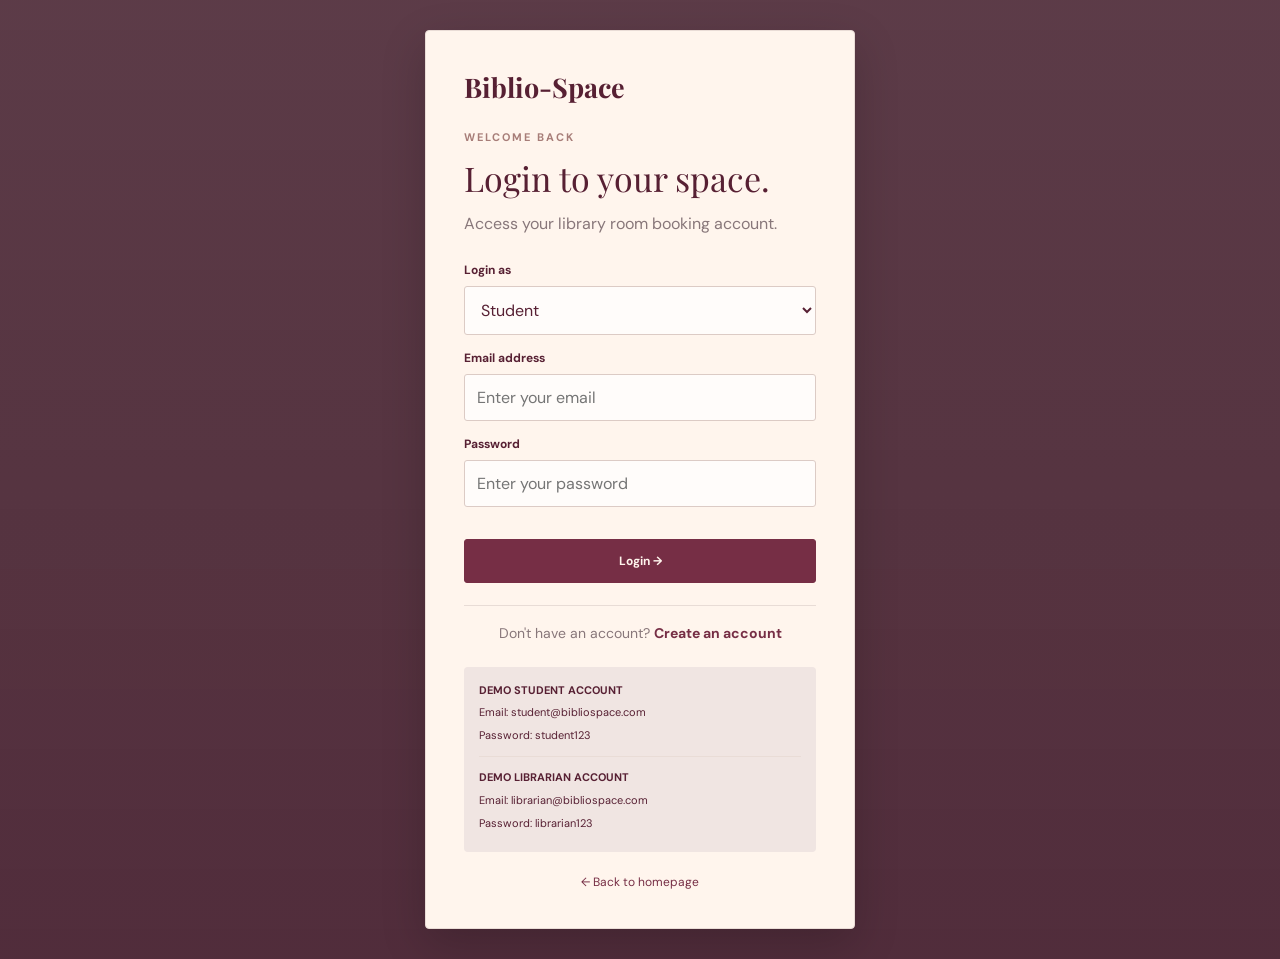
<file: booking.html>
<!DOCTYPE html>
<html lang="en">
<head>
    <meta charset="UTF-8">
    <meta name="viewport" content="width=device-width, initial-scale=1.0">
    <title>Book a Room | Biblio-Space</title>
    <a href="student-dashboard.html" class="bs-back-link">
    ← Back to Student Dashboard
</a>
    <link rel="preconnect" href="https://fonts.googleapis.com">
    <link href="https://fonts.googleapis.com/css2?family=DM+Sans:wght@400;500;600;700&family=Playfair+Display:wght@400;500;600;700&display=swap" rel="stylesheet">
    <link rel="stylesheet" href="style.css">
</head>
<body>

<header class="site-header inner-header">
    <a class="brand" href="index.html">
        <span class="brand-mark">B</span>
        <span>Biblio<span class="brand-light">-Space</span></span>
    </a>

    <nav class="main-nav">
        <a href="index.html">Home</a>
        <a class="active" href="booking.html">Book a room</a>
    </nav>

    <a class="button button-small button-outline-light" href="index.html">
        Back to home
    </a>
</header>

<main class="booking-page">

    <section class="page-heading">
        <p class="eyebrow">MAKE YOURSELF AT HOME</p>
        <h1>Reserve your <em>space.</em></h1>
        <p>
            Choose a room and a time that works for you.
            Your next productive session is just a few steps away.
        </p>
    </section>

    <div class="booking-columns">

        <div class="booking-form-column">

            <section class="form-panel">
                <div class="form-title">
                    <span class="step-badge">01</span>
                    <div>
                        <p class="eyebrow">FIRST THINGS FIRST</p>
                        <h2>Choose your date</h2>
                    </div>
                </div>

                <label class="field-label" for="bookingDate">
                    Booking date
                </label>

                <input class="field-control" type="date" id="bookingDate">
            </section>

            <section class="form-panel">
                <div class="form-title">
                    <span class="step-badge">02</span>
                    <div>
                        <p class="eyebrow">FIND YOUR FIT</p>
                        <h2>Select a room</h2>
                    </div>
                </div>

                <div class="room-options" id="roomOptions">

                    <button class="room-option selected"
                            type="button" data-room="Room 1">
                        <span class="room-option-top">DISCUSSION ROOM</span>
                        <strong>Room 1</strong>
                        <small>4 seats</small>
                    </button>

                    <button class="room-option"
                            type="button" data-room="Room 2">
                        <span class="room-option-top">DISCUSSION ROOM</span>
                        <strong>Room 2</strong>
                        <small>6 seats · Whiteboard</small>
                    </button>

                    <button class="room-option"
                            type="button" data-room="Room 3">
                        <span class="room-option-top">DISCUSSION ROOM</span>
                        <strong>Room 3</strong>
                        <small>6 seats · Whiteboard</small>
                    </button>

                    <button class="room-option"
                            type="button" data-room="Presentation Lab A">
                        <span class="room-option-top">PRESENTATION</span>
                        <strong>Presentation Lab A</strong>
                        <small>12 seats · Presentation</small>
                    </button>

                </div>
            </section>

            <section class="form-panel">
                <div class="form-title">
                    <span class="step-badge">03</span>
                    <div>
                        <p class="eyebrow">MAKE IT YOUR TIME</p>
                        <h2>Choose a time</h2>
                        <p class="form-hint">Each reservation is for one hour.</p>
                    </div>
                </div>

                <div class="slot-key">
                    <span><i class="key-dot key-open"></i> Available</span>
                    <span><i class="key-dot key-picked"></i> Selected</span>
                    <span><i class="key-dot key-taken"></i> Unavailable</span>
                </div>

                <div class="time-grid" id="timeSlots"></div>

                <p class="form-hint slot-hint">
                    Available booking hours: 9:00 AM – 6:00 PM.
                </p>
            </section>

        </div>

        <aside class="booking-aside">
            <section class="summary-card">

                <p class="eyebrow eyebrow-light">YOUR RESERVATION</p>
                <h2>A moment<br>for your work.</h2>

                <div class="summary-rule"></div>

                <div class="summary-row">
                    <span>Date</span>
                    <strong id="summaryDate">Choose a date</strong>
                </div>

                <div class="summary-row">
                    <span>Room</span>
                    <strong id="summaryRoom">Room 1</strong>
                </div>

                <div class="summary-row">
                    <span>Time</span>
                    <strong id="summaryTime">Choose a time</strong>
                </div>

                <div class="summary-row">
                    <span>Duration</span>
                    <strong>1 hour</strong>
                </div>

                <div class="quota-box">
                    <div>
                        <span>Weekly usage</span>
                        <strong><span id="usedHours">0</span> / 6 hours</strong>
                    </div>

                    <div class="quota-line">
                        <span id="quotaProgress"></span>
                    </div>

                    <small id="quotaMessage">
                        6 hours available this week.
                    </small>
                </div>

                <button class="button button-cream button-full"
                        id="confirmButton" type="button" disabled>
                    Confirm booking →
                </button>

                <p class="summary-footnote">
                    Please review your details before confirming.
                </p>

            </section>
        </aside>

    </div>

    <section class="my-bookings-section">

        <div class="my-bookings-heading">
            <div>
                <p class="eyebrow">KEEP TRACK</p>
                <h2>Your bookings</h2>
                <p class="form-hint">
                    Your reservations saved on this browser.
                </p>
            </div>

            <span class="booking-total" id="bookingCount">
                0 bookings
            </span>
        </div>

        <div id="myBookings" class="booking-list">
            <div class="empty-bookings">
                <span>✳</span>
                <strong>No reservations just yet.</strong>
                <p>Your confirmed bookings will appear here.</p>
            </div>
        </div>

    </section>

    <div id="message" class="notice" role="status" aria-live="polite"></div>

</main>

<footer class="site-footer">
    <a class="brand brand-footer" href="index.html">
        <span class="brand-mark">B</span>
        <span>Biblio<span class="brand-light">-Space</span></span>
    </a>

    <p>A space to think. A space to create.</p>
    <span>© 2026 Biblio-Space</span>
</footer>

<script src="script.js"></script>
</body>
</html>
</file>
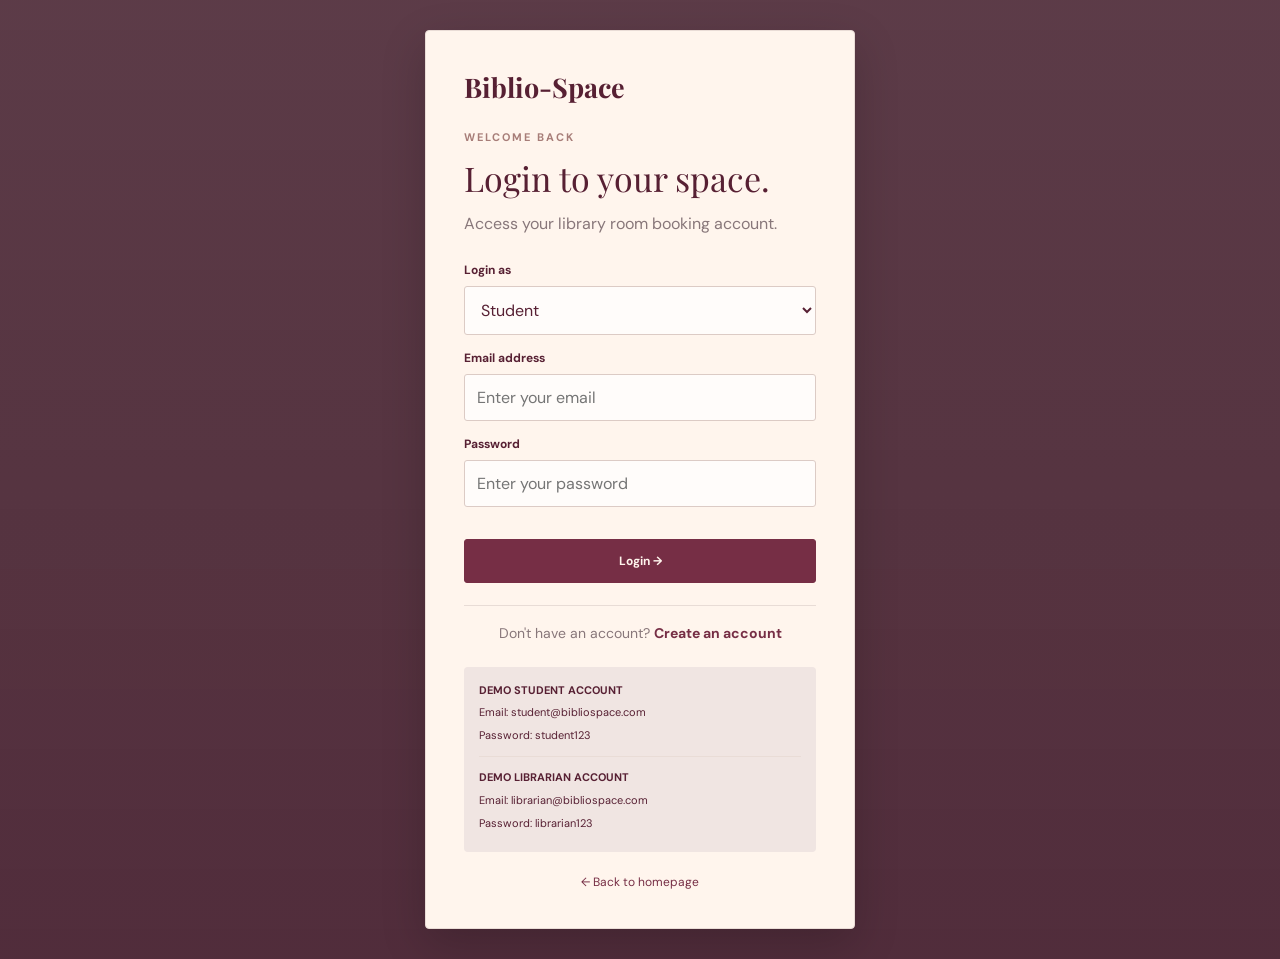
<file: confirmation.html>
<!DOCTYPE html>
<html lang="en">
<head>
    <meta charset="UTF-8">
    <meta name="viewport" content="width=device-width, initial-scale=1.0">
    <title>Booking Confirmed | Biblio-Space</title>
    <a href="student-dashboard.html" class="bs-button">
    Back to Student Dashboard </a>
    <link rel="preconnect" href="https://fonts.googleapis.com">
    <link href="https://fonts.googleapis.com/css2?family=DM+Sans:wght@400;500;600;700&family=Playfair+Display:wght@400;500;600;700&display=swap" rel="stylesheet">
    <link rel="stylesheet" href="style.css">

</head>
<body>

<header class="site-header inner-header">
    <a class="brand" href="index.html">
        <span class="brand-mark">B</span>
        <span>Biblio<span class="brand-light">-Space</span></span>
    </a>

    <nav class="main-nav">
        <a href="index.html">Home</a>
        <a href="booking.html">Book a room</a>
    </nav>

    <a class="button button-small button-outline-light" href="booking.html">
        My bookings
    </a>
</header>

<main class="confirmation-page">

    <div class="confirmation-shell">

        <div class="confirmation-top">
            <div class="success-mark">✓</div>

            <p class="eyebrow eyebrow-light">
                IT'S OFFICIALLY YOURS
            </p>

            <h1>You're <em>booked.</em></h1>

            <p>
                Your study space is reserved.
                We've put all your booking details together below.
            </p>
        </div>

        <section class="ticket-card" id="confirmationDetails">

            <div class="ticket-heading">
                <div>
                    <p class="eyebrow">BIBLIO-SPACE RESERVATION</p>
                    <h2>Booking details</h2>
                </div>

                <span class="confirmed-pill">CONFIRMED</span>
            </div>

            <div class="ticket-reference">
                <span>BOOKING REFERENCE</span>
                <strong id="bookingReference">—</strong>
            </div>

            <div class="ticket-grid">

                <div class="ticket-detail">
                    <span>ROOM</span>
                    <strong id="confirmedRoom">—</strong>
                </div>

                <div class="ticket-detail">
                    <span>DATE</span>
                    <strong id="confirmedDate">—</strong>
                </div>

                <div class="ticket-detail">
                    <span>TIME</span>
                    <strong id="confirmedTime">—</strong>
                </div>

                <div class="ticket-detail">
                    <span>DURATION</span>
                    <strong id="confirmedDuration">1 hour</strong>
                </div>

            </div>

            <div class="ticket-bottom">
                <span>Thank you for choosing Biblio-Space.</span>
                <span>✳</span>
            </div>

        </section>

        <div class="confirmation-actions">
            <a class="button button-cream" href="booking.html">
                View my bookings →
            </a>

            <a class="text-link text-link-light" href="index.html">
                Return to homepage
            </a>
        </div>
        
        <h1> </h1>
        <p class="confirmation-note" id="confirmationNote">
            Keep this reference for your records.
            This prototype stores bookings in your current browser.
        </p>

    </div>

</main>

<footer class="site-footer">
    <a class="brand brand-footer" href="index.html">
        <span class="brand-mark">B</span>
        <span>Biblio<span class="brand-light">-Space</span></span>
    </a>

    <p>A space to think. A space to create.</p>
    <span>© 2026 Biblio-Space</span>
</footer>

<script src="script.js"></script>
</body>
</html>
</file>
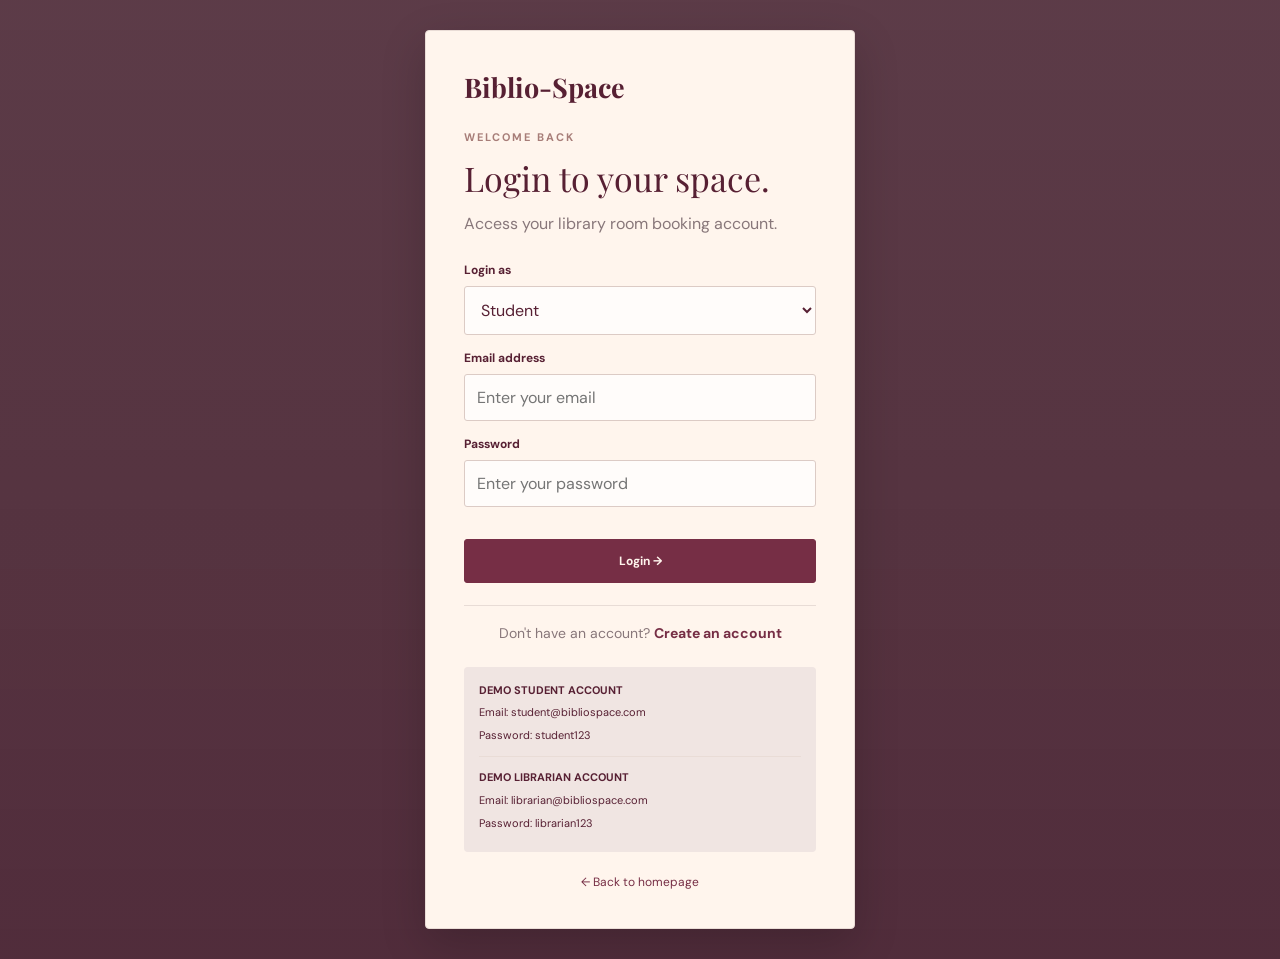
<file: daily-schedule.html>
<!DOCTYPE html>
<html lang="en">
<head>
    <meta charset="UTF-8">
    <meta name="viewport" content="width=device-width, initial-scale=1.0">

    <title>Daily Schedule | Biblio-Space</title>

    <link rel="preconnect" href="https://fonts.googleapis.com">
    <link rel="preconnect" href="https://fonts.gstatic.com" crossorigin>

    <link href="https://fonts.googleapis.com/css2?family=DM+Sans:wght@400;500;600;700&family=Playfair+Display:wght@500;600;700&display=swap" rel="stylesheet">

    <link rel="stylesheet" href="style.css">
</head>

<body class="bs-page" data-page="daily-schedule">

    <header class="bs-header">

        <a href="librarian-dashboard.html" class="bs-brand">
            Biblio-Space
        </a>

        <nav class="bs-nav">
            <a href="librarian-dashboard.html">Dashboard</a>
            <a href="daily-schedule.html">Daily Schedule</a>
            <a href="manage-rooms.html">Manage Rooms</a>
        </nav>

        <button class="bs-logout" type="button" data-logout>
            Log Out
        </button>

    </header>

    <main class="bs-container">

        <div class="bs-back-link">
            <a href="librarian-dashboard.html">
                ← Back to Dashboard
            </a>
        </div>

        <section class="bs-page-heading">

            <p class="bs-eyebrow">LIBRARIAN PORTAL</p>

            <h1>Daily Booking Schedule</h1>

            <p class="bs-muted">
                Monitor room reservations and student booking activities.
            </p>

        </section>

        <section class="bs-panel">

            <div class="bs-section-heading">

                <div>
                    <h2>All Student Reservations</h2>

                    <p class="bs-muted">
                        Select a date to view the reservations.
                    </p>
                </div>

                <div>
                    <p class="bs-muted">
                        Total Bookings:
                        <strong id="scheduleCount">0 booking(s)</strong>
                    </p>
                </div>

            </div>

            <div class="bs-form-group" style="margin-bottom: 24px;">

                <label for="scheduleDate">
                    Select Booking Date
                </label>

                <input
                    type="date"
                    id="scheduleDate"
                    class="bs-input"
                >

            </div>

            <div class="bs-table-wrapper">

                <table class="bs-table">

                    <thead>
                        <tr>
                            <th>Booking ID</th>
                            <th>Student Name</th>
                            <th>Student ID</th>
                            <th>Student Email</th>
                            <th>Room</th>
                            <th>Time</th>
                            <th>Duration</th>
                            <th>Status</th>
                        </tr>
                    </thead>

                    <tbody id="dailyScheduleList">

                        <tr>
                            <td colspan="8" class="bs-empty">
                                Loading reservations...
                            </td>
                        </tr>

                    </tbody>

                </table>

            </div>

        </section>

        <div class="bs-cta">

            <h2>Manage Your Study Spaces</h2>

            <p>
                Update room availability and maintenance status.
            </p>

            <a href="manage-rooms.html" class="bs-button">
                Manage Rooms
            </a>

        </div>

    </main>

    <footer class="bs-footer">
        <p>© 2026 Biblio-Space. A space for every idea.</p>
    </footer>

    <script src="portal.js"></script>

</body>
</html>
</file>
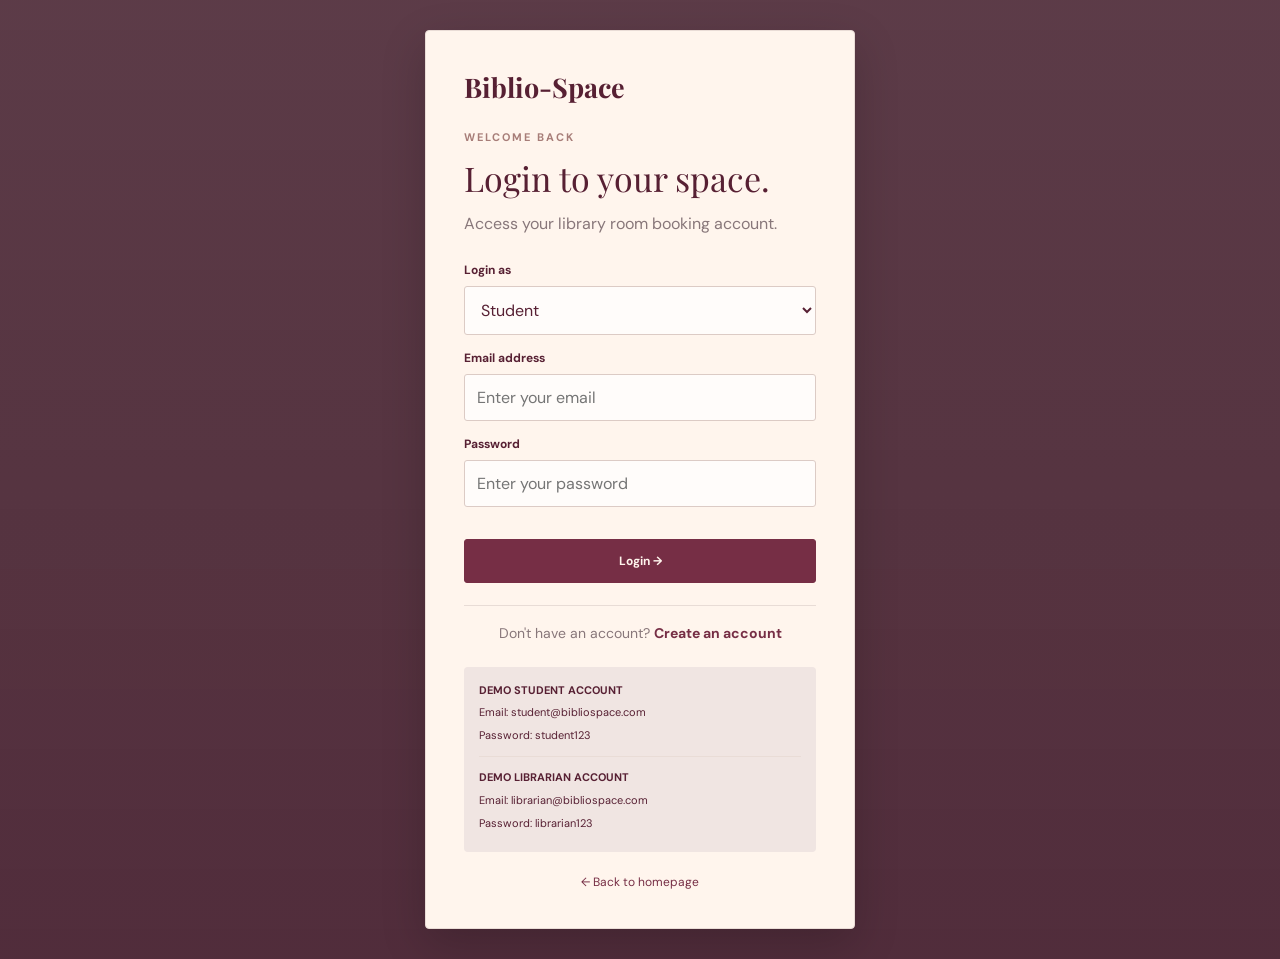
<file: librarian-dashboard.html>
<!DOCTYPE html>
<html lang="en">
<head>
    <meta charset="UTF-8">
    <meta name="viewport" content="width=device-width, initial-scale=1.0">
    <title>Librarian Dashboard | Biblio-Space</title>

    <link rel="preconnect" href="https://fonts.googleapis.com">
    <link rel="preconnect" href="https://fonts.gstatic.com" crossorigin>
    <link href="https://fonts.googleapis.com/css2?family=DM+Sans:wght@400;500;600;700&family=Playfair+Display:wght@500;600;700&display=swap" rel="stylesheet">

    <link rel="stylesheet" href="style.css">
</head>

<body class="bs-page" data-page="librarian">

    <header class="bs-header">
        <a href="librarian-dashboard.html" class="bs-brand">
            Biblio-Space
        </a>

        <nav class="bs-nav">
            <a href="librarian-dashboard.html">Dashboard</a>
            <a href="daily-schedule.html">Daily Schedule</a>
            <a href="manage-rooms.html">Manage Rooms</a>
        </nav>

        <button class="bs-logout" type="button" data-logout>
            Log Out
        </button>
    </header>

    <main class="bs-container">

        <section class="bs-welcome">
            <p class="bs-eyebrow">LIBRARIAN PORTAL</p>
            <h1>Welcome back, <span id="librarianName">Librarian</span>.</h1>
            <p class="bs-muted">
                Manage room bookings and monitor the study spaces at Biblio-Space.
            </p>
        </section>

        <section class="bs-stats">

            <article class="bs-stat-card">
                <p class="bs-muted">Total Bookings</p>
                <h2 id="librarianBookingCount">0</h2>
                <p>All recorded bookings</p>
            </article>

            <article class="bs-stat-card">
                <p class="bs-muted">Available Rooms</p>
                <h2 id="availableRoomCount">0</h2>
                <p>Ready for students</p>
            </article>

            <article class="bs-stat-card">
                <p class="bs-muted">Maintenance Rooms</p>
                <h2 id="maintenanceRoomCount">0</h2>
                <p>Currently unavailable</p>
            </article>

        </section>

        <section class="bs-section">
            <div class="bs-section-heading">
                <div>
                    <p class="bs-eyebrow">QUICK ACCESS</p>
                    <h2>Manage Your Workspace</h2>
                </div>
            </div>

            <div class="bs-management-grid">

                <a href="daily-schedule.html" class="bs-management-card">
                    <div class="bs-card-icon">01</div>
                    <h3>Daily Schedule</h3>
                    <p class="bs-muted">
                        View student room bookings and reservation details.
                    </p>
                    <span class="bs-text-link">View Schedule →</span>
                </a>

                <a href="manage-rooms.html" class="bs-management-card">
                    <div class="bs-card-icon">02</div>
                    <h3>Manage Rooms</h3>
                    <p class="bs-muted">
                        Check room availability and update room status.
                    </p>
                    <span class="bs-text-link">Manage Rooms →</span>
                </a>

            </div>
        </section>

        <section class="bs-section">
            <div class="bs-section-heading">
                <div>
                    <p class="bs-eyebrow">ROOM OVERVIEW</p>
                    <h2>Room Utilisation</h2>
                </div>
            </div>

            <div class="bs-panel">
                <div id="roomUtilisationList" class="bs-utilisation-list">
                    <p class="bs-muted">Room utilisation will appear here.</p>
                </div>
            </div>
        </section>

    </main>

    <footer class="bs-footer">
        <p>© 2026 Biblio-Space. A space for every idea.</p>
    </footer>

    <script src="portal.js"></script>
</body>
</html>
</file>
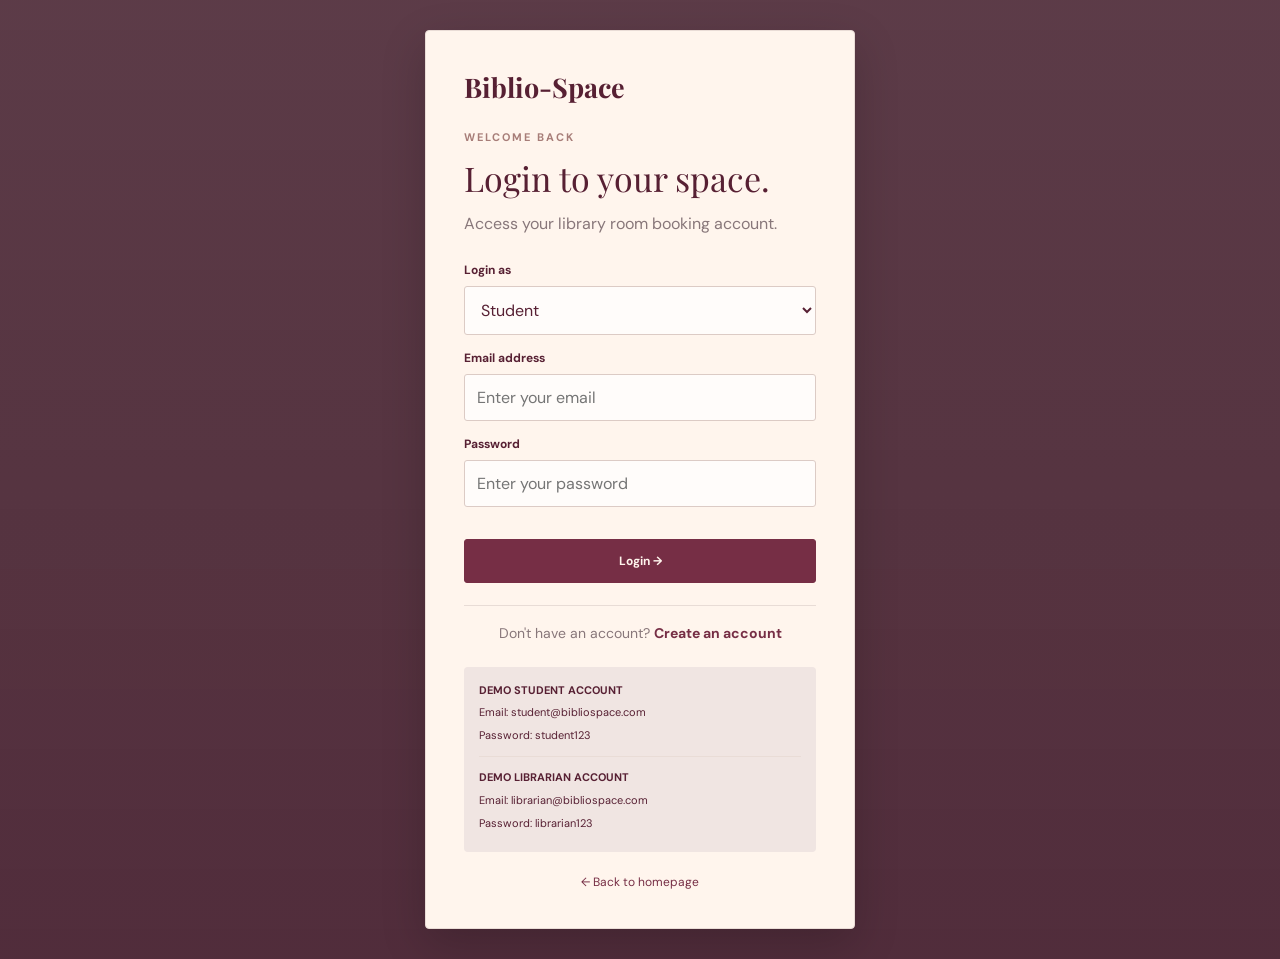
<file: login.html>
<!DOCTYPE html>
<html lang="en">
<head>
    <meta charset="UTF-8">
    <meta name="viewport" content="width=device-width, initial-scale=1.0">

    <title>Login | Biblio-Space</title>

    <link rel="preconnect" href="https://fonts.googleapis.com">
    <link href="https://fonts.googleapis.com/css2?family=DM+Sans:wght@400;500;600;700&family=Playfair+Display:wght@400;500;600;700&display=swap" rel="stylesheet">

    <link rel="stylesheet" href="style.css">

    <style>
        .register-prompt {
            margin-top: 22px;
            padding-top: 18px;
            border-top: 1px solid #e8dcd6;
            text-align: center;
            font-size: 14px;
            color: #88777a;
        }

        .register-prompt a {
            color: #762e45;
            font-weight: 700;
            text-decoration: none;
        }

        .register-prompt a:hover {
            text-decoration: underline;
        }
    </style>
</head>

<body class="bs-page" data-page="login">

    <main class="bs-login-wrapper">

        <section class="bs-login-card">

            <a href="index.html" class="bs-brand">
                Biblio-Space
            </a>

            <p class="bs-eyebrow">WELCOME BACK</p>

            <h1>Login to your space.</h1>

            <p class="bs-muted">
                Access your library room booking account.
            </p>

            <form id="loginForm">

                <label for="role">Login as</label>

                <select id="role" required>
                    <option value="student">Student</option>
                    <option value="librarian">Librarian</option>
                </select>

                <label for="email">Email address</label>

                <input
                    type="email"
                    id="email"
                    placeholder="Enter your email"
                    required
                >

                <label for="password">Password</label>

                <input
                    type="password"
                    id="password"
                    placeholder="Enter your password"
                    required
                >

                <p id="loginError" class="bs-error"></p>

                <button type="submit" class="bs-button bs-full">
                    Login →
                </button>

            </form>

            <!-- NEW REGISTRATION LINK -->
            <div class="register-prompt">
                Don't have an account?
                <a href="register.html">Create an account</a>
            </div>

            <div class="bs-demo-info">

                <strong>DEMO STUDENT ACCOUNT</strong>

                <p>Email: student@bibliospace.com</p>
                <p>Password: student123</p>

                <hr>

                <strong>DEMO LIBRARIAN ACCOUNT</strong>

                <p>Email: librarian@bibliospace.com</p>
                <p>Password: librarian123</p>

            </div>

            <a href="index.html" class="bs-back-link">
                ← Back to homepage
            </a>

        </section>

    </main>

    <script src="portal.js"></script>

</body>
</html>
</file>
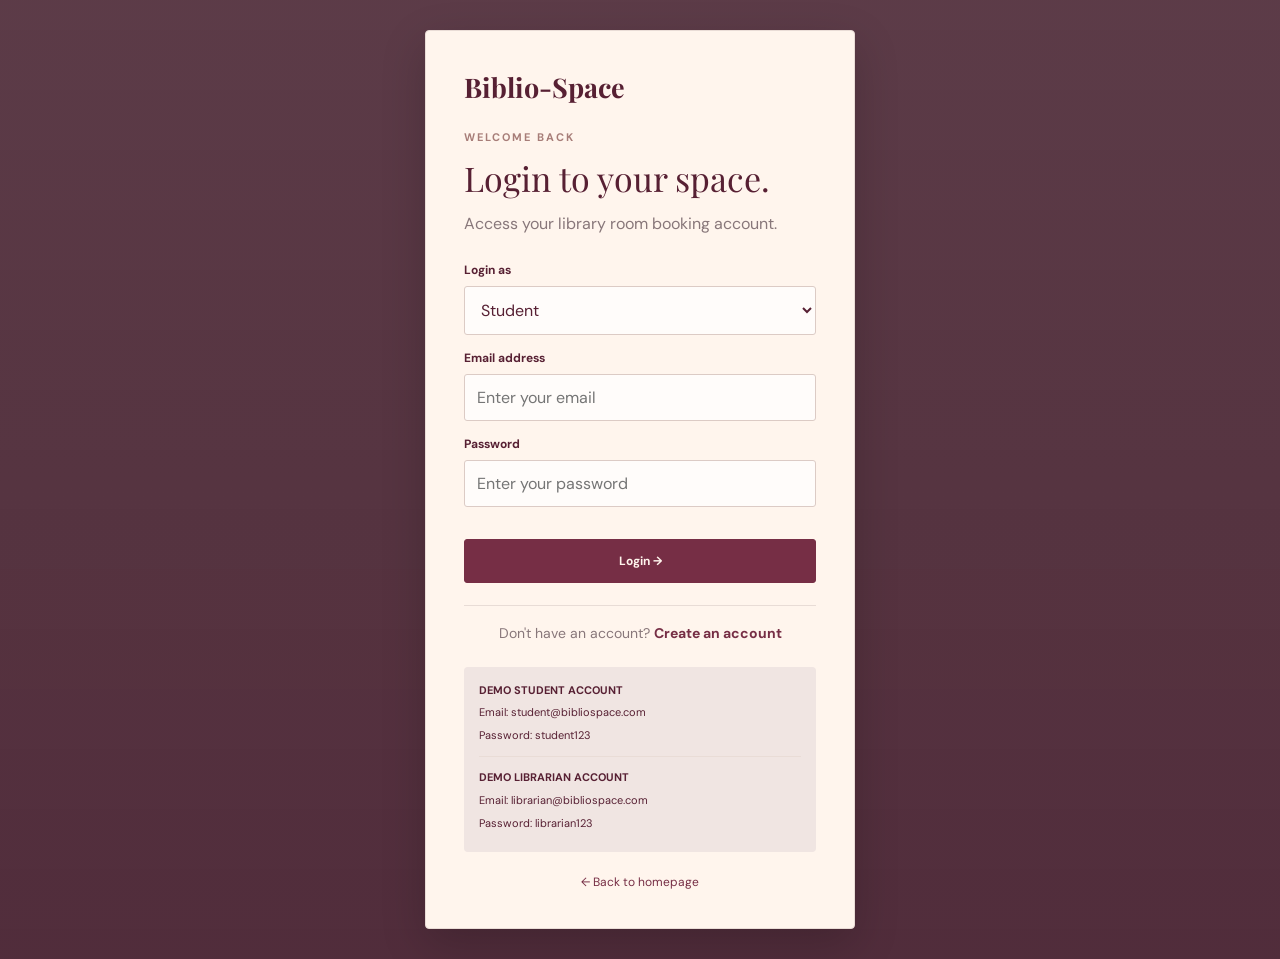
<file: manage-rooms.html>
<!DOCTYPE html>
<html lang="en">
<head>
    <meta charset="UTF-8">
    <meta name="viewport" content="width=device-width, initial-scale=1.0">
    <title>Manage Rooms | Biblio-Space</title>

    <link rel="preconnect" href="https://fonts.googleapis.com">
    <link rel="preconnect" href="https://fonts.gstatic.com" crossorigin>
    <link href="https://fonts.googleapis.com/css2?family=DM+Sans:wght@400;500;600;700&family=Playfair+Display:wght@500;600;700&display=swap" rel="stylesheet">

    <link rel="stylesheet" href="style.css">
</head>

<body class="bs-page" data-page="manage-rooms">

    <header class="bs-header">
        <a href="librarian-dashboard.html" class="bs-brand">
            Biblio-Space
        </a>

        <nav class="bs-nav">
            <a href="librarian-dashboard.html">Dashboard</a>
            <a href="daily-schedule.html">Daily Schedule</a>
            <a href="manage-rooms.html">Manage Rooms</a>
        </nav>

        <button class="bs-logout" type="button" data-logout>
            Log Out
        </button>
    </header>

    <main class="bs-container">

        <div class="bs-back-link">
            <a href="librarian-dashboard.html">← Back to Dashboard</a>
        </div>

        <section class="bs-page-heading">
            <p class="bs-eyebrow">LIBRARIAN PORTAL</p>
            <h1>Manage Rooms</h1>
            <p class="bs-muted">
                Monitor room availability and update the status of each study space.
            </p>
        </section>

        <section class="bs-section">

            <div class="bs-section-heading">
                <div>
                    <h2>Room Management</h2>
                    <p class="bs-muted">
                        Change a room's status when it is available or under maintenance.
                    </p>
                </div>
            </div>

            <div id="manageRoomList" class="bs-panel">

                <p class="bs-muted">
                    Room information will appear here.
                </p>

            </div>

        </section>

        <div class="bs-cta">
            <h2>Keep Every Space Ready</h2>
            <p>
                Check the daily reservations to monitor how students use the rooms.
            </p>
            <a href="daily-schedule.html" class="bs-button">
                View Daily Schedule
            </a>
        </div>

    </main>

    <footer class="bs-footer">
        <p>© 2026 Biblio-Space. A space for every idea.</p>
    </footer>

    <script src="portal.js"></script>
</body>
</html>
</file>
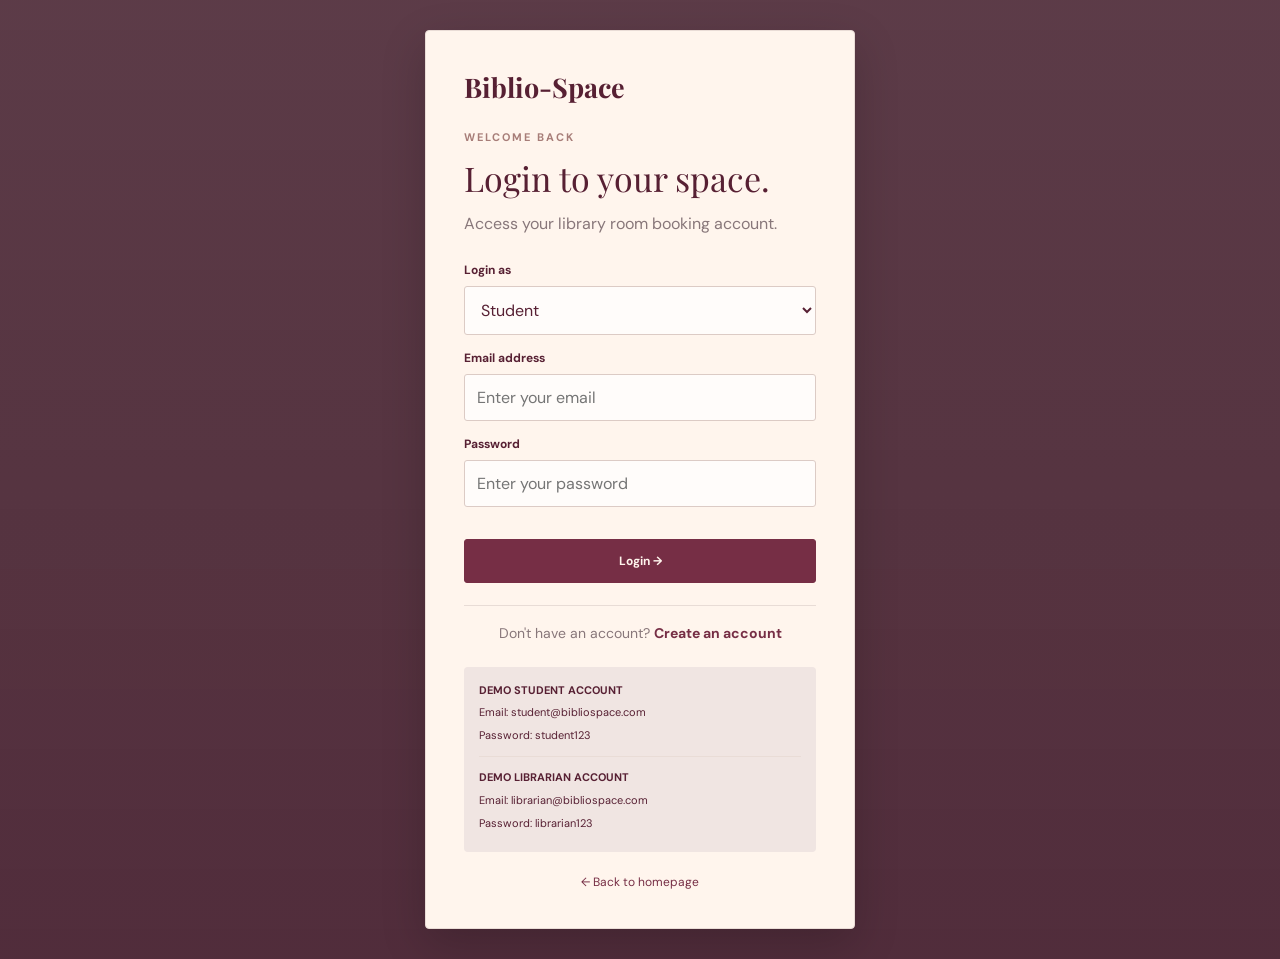
<file: my-bookings.html>
<!DOCTYPE html>
<html lang="en">
<head>
    <meta charset="UTF-8">
    <meta name="viewport" content="width=device-width, initial-scale=1.0">
    <title>My Bookings | Biblio-Space</title>
                <a href="student-dashboard.html" class="bs-back-link">
            ← Back to Student Dashboard </a>
    <link rel="stylesheet" href="style.css">
</head>
<body class="bs-page" data-page="my-bookings">

    <header class="bs-header">
        <a href="student-dashboard.html" class="bs-brand">Biblio-Space</a>
        <nav class="bs-nav">

            <a href="student-dashboard.html">Dashboard</a>
            <a href="booking.html">Book a Room</a>
            <a href="my-bookings.html">My Bookings</a>
            <button class="bs-logout" data-logout>Logout</button>
        </nav>
    </header>

    <main class="bs-container">
        <section class="bs-page-heading">
            <p class="bs-eyebrow">STUDENT PORTAL</p>
            <h1>My Bookings</h1>
            <p>View and manage your room reservations.</p>
        </section>

        <section class="bs-panel">
            <div class="bs-section-heading">
                <h2>Your Reservations</h2>
                <a href="booking.html" class="bs-button">
                    + New Booking
                </a>
            </div>

            <div id="myBookingsList"></div>
        </section>
    </main>

    <footer class="bs-footer">
        Biblio-Space © 2026
    </footer>

    <script src="portal.js"></script>
</body>
</html>
</file>
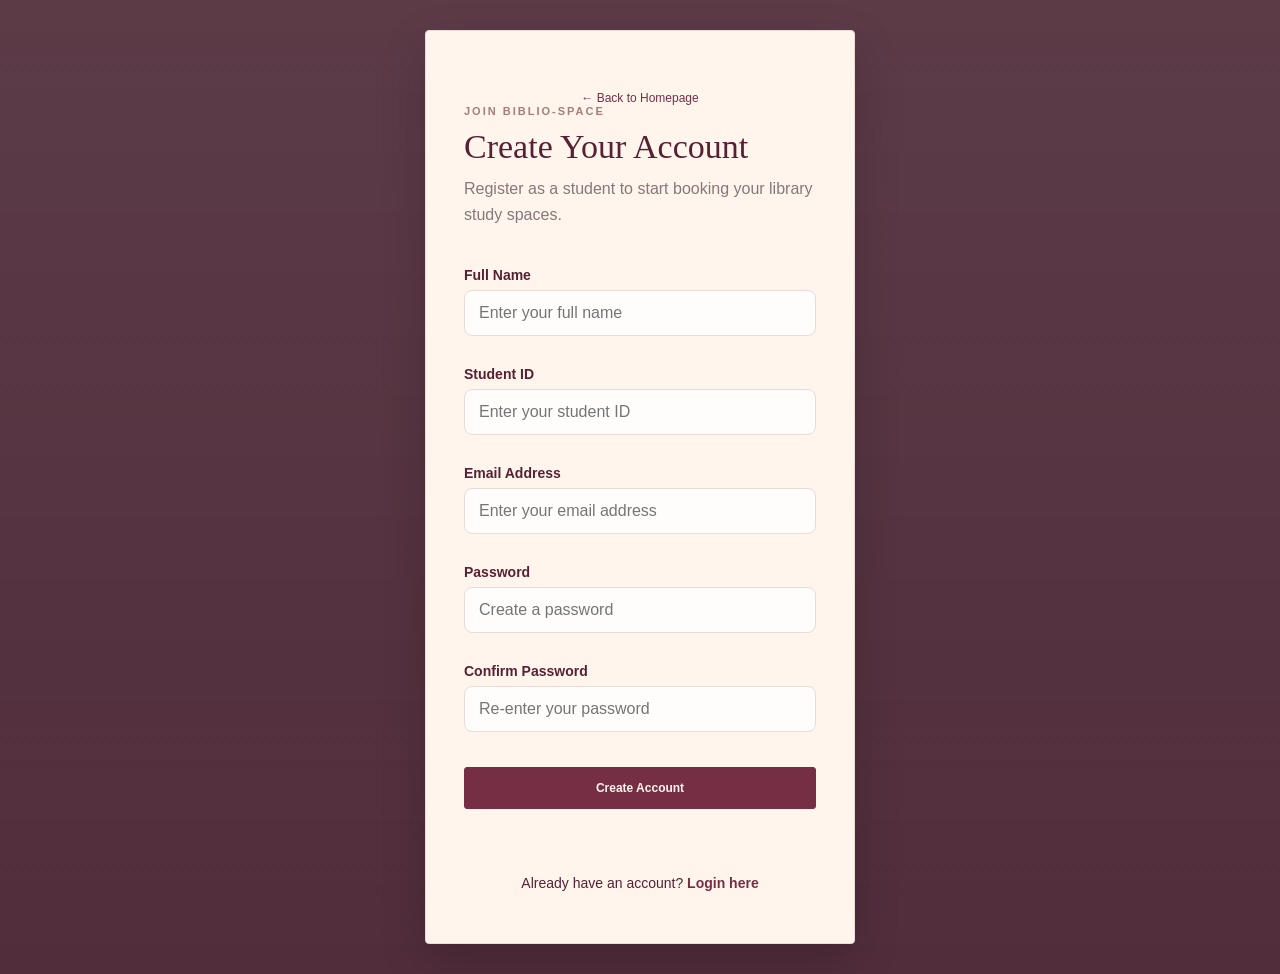
<file: register.html>
<!DOCTYPE html>
<html lang="en">
<head>
    <meta charset="UTF-8">
    <meta name="viewport" content="width=device-width, initial-scale=1.0">
    <title>Register | Biblio-Space</title>

    <link rel="stylesheet" href="style.css">

    <style>
        .register-fields {
            display: grid;
            gap: 15px;
            margin-top: 22px;
        }

        .register-fields label {
            display: block;
            margin-bottom: 7px;
            color: #572033;
            font-weight: 600;
            font-size: 14px;
        }

        .register-fields input {
            width: 100%;
            box-sizing: border-box;
            padding: 13px 14px;
            border: 1px solid #e8dcd6;
            border-radius: 8px;
            background: #fffdfb;
            color: #34252a;
            font: inherit;
        }

        .register-fields input:focus {
            outline: 2px solid #a77d78;
            border-color: #762e45;
        }

        .register-message {
            margin-top: 15px;
            font-size: 14px;
            line-height: 1.5;
        }

        .register-message.error {
            color: #b42318;
        }

        .register-message.success {
            color: #267344;
        }

        .register-login {
            margin-top: 22px;
            text-align: center;
            font-size: 14px;
        }

        .register-login a {
            color: #762e45;
            font-weight: 700;
            text-decoration: none;
        }
    </style>
</head>

<body class="bs-page" data-page="register">

    <main class="bs-login-wrapper">
        <section class="bs-login-card">

            <a href="index.html" class="bs-back-link">
                ← Back to Homepage
            </a>

            <p class="bs-eyebrow">JOIN BIBLIO-SPACE</p>

            <h1>Create Your Account</h1>

            <p class="bs-muted">
                Register as a student to start booking your library study spaces.
            </p>

            <form id="registerForm" class="register-fields">

                <div>
                    <label for="registerName">Full Name</label>
                    <input type="text" id="registerName"
                           placeholder="Enter your full name" required>
                </div>

                <div>
                    <label for="registerStudentId">Student ID</label>
                    <input type="text" id="registerStudentId"
                           placeholder="Enter your student ID" required>
                </div>

                <div>
                    <label for="registerEmail">Email Address</label>
                    <input type="email" id="registerEmail"
                           placeholder="Enter your email address" required>
                </div>

                <div>
                    <label for="registerPassword">Password</label>
                    <input type="password" id="registerPassword"
                           placeholder="Create a password"
                           minlength="6" required>
                </div>

                <div>
                    <label for="confirmPassword">Confirm Password</label>
                    <input type="password" id="confirmPassword"
                           placeholder="Re-enter your password"
                           minlength="6" required>
                </div>

                <button type="submit" class="bs-button bs-full">
                    Create Account
                </button>

                <p id="registerMessage" class="register-message"></p>

            </form>

            <p class="register-login">
                Already have an account?
                <a href="login.html">Login here</a>
            </p>

        </section>
    </main>

    <script>
        const REGISTER_KEY = "biblioSpaceRegisteredUsers";

        const registerForm = document.getElementById("registerForm");
        const registerMessage = document.getElementById("registerMessage");

        function showMessage(message, type) {
            registerMessage.textContent = message;
            registerMessage.className = "register-message " + type;
        }

        registerForm.addEventListener("submit", function(event) {
            event.preventDefault();

            const name = document.getElementById("registerName").value.trim();
            const studentId = document.getElementById("registerStudentId").value.trim();
            const email = document.getElementById("registerEmail").value.trim().toLowerCase();
            const password = document.getElementById("registerPassword").value;
            const confirmPassword = document.getElementById("confirmPassword").value;

            if (!name || !studentId || !email || !password) {
                showMessage("Please complete all fields.", "error");
                return;
            }

            if (password !== confirmPassword) {
                showMessage("Passwords do not match.", "error");
                return;
            }

            if (password.length < 6) {
                showMessage("Password must contain at least 6 characters.", "error");
                return;
            }

            let registeredUsers = [];

            try {
                registeredUsers = JSON.parse(
                    localStorage.getItem(REGISTER_KEY) || "[]"
                );

                if (!Array.isArray(registeredUsers)) {
                    registeredUsers = [];
                }

            } catch (error) {
                showMessage("Unable to read saved accounts.", "error");
                return;
            }

            const emailExists = registeredUsers.some(function(user) {
                return String(user.email || "").toLowerCase() === email;
            });

            if (emailExists) {
                showMessage("This email is already registered. Please login instead.", "error");
                return;
            }

            const studentIdExists = registeredUsers.some(function(user) {
                return String(user.studentId || "").toLowerCase() === studentId.toLowerCase();
            });

            if (studentIdExists) {
                showMessage("This Student ID is already registered.", "error");
                return;
            }

            const newUser = {
                name: name,
                studentId: studentId,
                email: email,
                password: password,
                role: "student"
            };

            registeredUsers.push(newUser);

            try {
                localStorage.setItem(
                    REGISTER_KEY,
                    JSON.stringify(registeredUsers)
                );

                const savedUsers = JSON.parse(
                    localStorage.getItem(REGISTER_KEY) || "[]"
                );

                const accountSaved = savedUsers.some(function(user) {
                    return (
                        String(user.email || "").toLowerCase() === email &&
                        user.password === password
                    );
                });

                if (!accountSaved) {
                    showMessage("Account could not be verified. Please try again.", "error");
                    return;
                }

            } catch (error) {
                showMessage("Unable to save your account. Please try again.", "error");
                return;
            }

            showMessage(
                "Registration successful! Redirecting to login...",
                "success"
            );

            registerForm.reset();

            setTimeout(function() {
                window.location.href = "login.html";
            }, 1500);
        });
    </script>

</body>
</html>
</file>
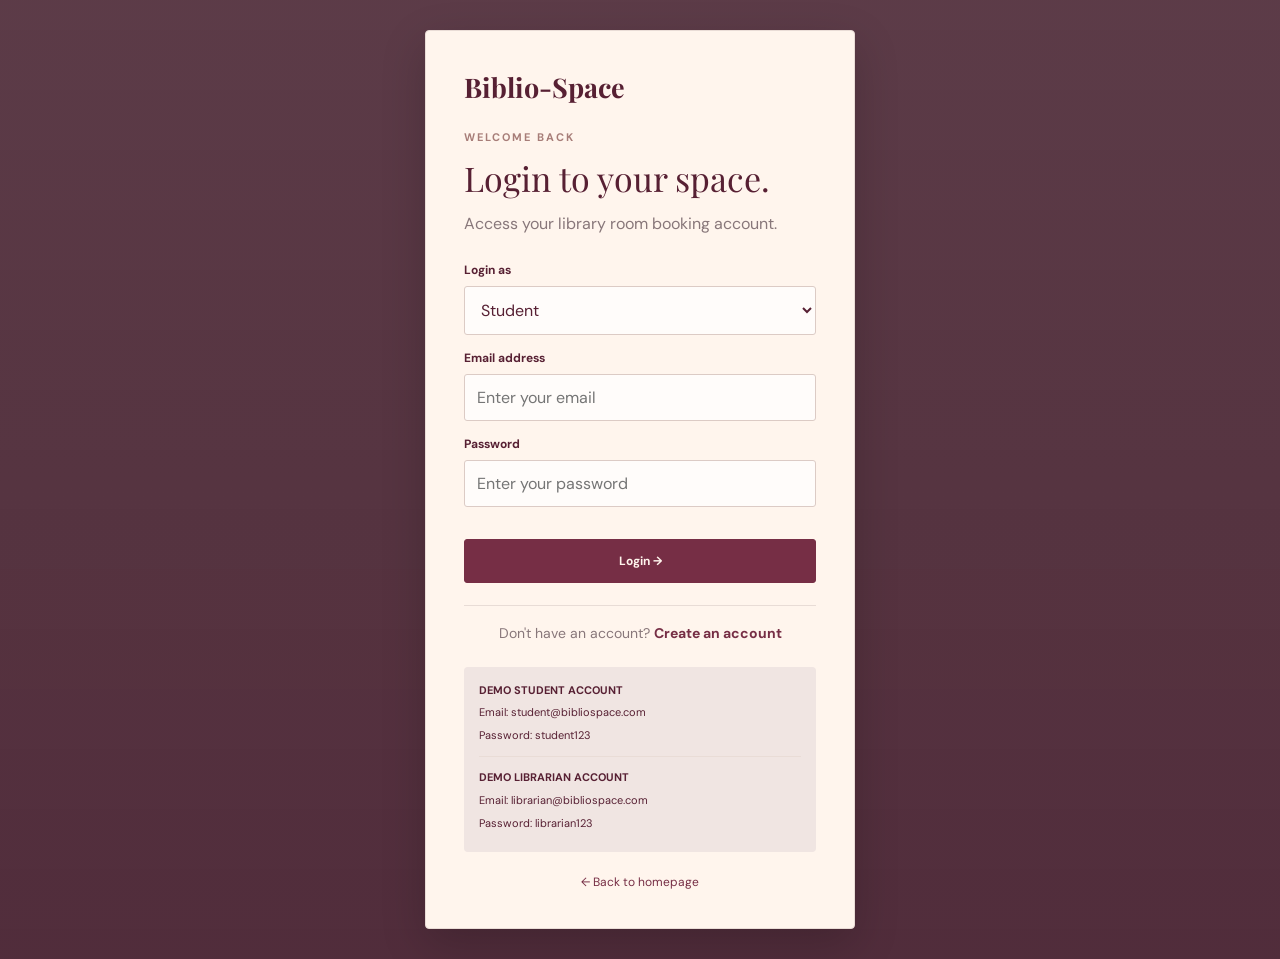
<file: student-dashboard.html>
<!DOCTYPE html>
<html lang="en">
<head>
    <meta charset="UTF-8">
    <meta name="viewport" content="width=device-width, initial-scale=1.0">

    <title>Student Dashboard | Biblio-Space</title>

    <link rel="preconnect" href="https://fonts.googleapis.com">
    <link rel="preconnect" href="https://fonts.gstatic.com" crossorigin>

    <link href="https://fonts.googleapis.com/css2?family=DM+Sans:wght@400;500;600;700&family=Playfair+Display:wght@500;600;700&display=swap" rel="stylesheet">

    <link rel="stylesheet" href="style.css">
</head>

<body class="bs-page" data-page="student">

    <!-- HEADER -->
    <header class="bs-header">

        <a href="student-dashboard.html" class="bs-brand">
            Biblio-Space
        </a>

        <nav class="bs-nav">

            <a href="student-dashboard.html">
                Dashboard
            </a>

            <a href="booking.html">
                Book a Room
            </a>

            <a href="my-bookings.html">
                My Bookings
            </a>

        </nav>

        <button class="bs-logout" data-logout>
            Logout
        </button>

    </header>


    <!-- MAIN DASHBOARD -->
    <main class="bs-container">


        <!-- WELCOME SECTION -->
        <section class="bs-welcome">

            <p class="bs-eyebrow">WELCOME TO YOUR STUDENT PORTAL</p>

            <h1>
                Welcome back, <span id="studentName">Student</span>.
            </h1>

            <p>
                Find your perfect study space and make today productive.
            </p>

            <a href="booking.html" class="bs-button">
                + Book a Room
            </a>

        </section>


        <!-- STATISTICS -->
        <section class="bs-stats">

            <article class="bs-stat-card">

                <p>Total Bookings</p>

                <h2 id="studentBookingCount">0</h2>

                <span class="bs-muted">
                    Your recorded reservations
                </span>

            </article>


            <article class="bs-stat-card">

                <p>Hours Used This Week</p>

                <h2>
                    <span id="studentHours">0</span>
                    <small>/ 6 hours</small>
                </h2>

                <span class="bs-muted">
                    Your weekly booking quota
                </span>

            </article>


            <article class="bs-stat-card">

                <p>Remaining Hours</p>

                <h2 id="remainingHours">6</h2>

                <span class="bs-muted">
                    Available booking hours this week
                </span>

            </article>

        </section>


        <!-- QUICK ACCESS -->
        <section class="bs-section">

            <div class="bs-section-heading">

                <div>

                    <p class="bs-eyebrow">QUICK ACCESS</p>

                    <h2>Manage your space</h2>

                </div>

            </div>


            <div class="bs-management-grid">

                <!-- BOOK A ROOM -->
                <a href="booking.html" class="bs-management-card">

                    <div class="bs-card-icon">✦</div>

                    <h3>Book a Room</h3>

                    <p>
                        Explore available study rooms and reserve
                        your preferred space.
                    </p>

                    <span class="bs-text-link">
                        Make a reservation →
                    </span>

                </a>


                <!-- MY BOOKINGS -->
                <a href="my-bookings.html" class="bs-management-card">

                    <div class="bs-card-icon">▤</div>

                    <h3>My Bookings</h3>

                    <p>
                        View your reservations, check booking details
                        or cancel a booking.
                    </p>

                    <span class="bs-text-link">
                        View my bookings →
                    </span>

                </a>

            </div>

        </section>


        <!-- AVAILABLE ROOMS -->
        <section class="bs-section">

            <div class="bs-section-heading">

                <div>

                    <p class="bs-eyebrow">EXPLORE OUR SPACES</p>

                    <h2>Find your study space</h2>

                    <p class="bs-muted">
                        Choose a space that suits your study needs.
                    </p>

                </div>

                <a href="booking.html" class="bs-text-link">
                    View all rooms →
                </a>

            </div>


            <div class="bs-room-grid" id="studentRoomList">

                <!-- Rooms are generated by portal.js -->

            </div>

        </section>


        <!-- CLOSING BANNER -->
        <section class="bs-cta">

            <div>

                <p class="bs-eyebrow">YOUR SPACE, YOUR FOCUS</p>

                <h2>A better space for better ideas.</h2>

                <p class="bs-muted">
                    Make time for what matters.
                    Your next productive session starts here.
                </p>

            </div>

            <a href="booking.html" class="bs-button">
                Reserve Your Space →
            </a>

        </section>


    </main>


    <!-- FOOTER -->
    <footer class="bs-footer">

        <a href="student-dashboard.html" class="bs-brand">
            Biblio-Space
        </a>

        <p>
            A quiet space for meaningful learning.
        </p>

        <p>
            © 2026 Biblio-Space. Student Portal.
        </p>

    </footer>


    <!-- JAVASCRIPT -->
    <script src="portal.js"></script>

</body>
</html>
</file>
<file: style.css>
/*
 * BIBLIO-SPACE
 * Complete Stylesheet
 * Burgundy, Maroon & Warm Cream Theme
 */

/* =========================
   ROOT AND GLOBAL STYLES
========================= */

:root {
    --burgundy: #572033;
    --maroon: #762e45;
    --wine: #3e1727;
    --rose: #a77d78;
    --dust: #d9c2b9;
    --cream: #fff5ed;
    --paper: #fbf7f2;
    --ink: #34252a;
    --muted: #88777a;
    --line: #e8dcd6;
    --white: #fffdfb;

    --serif: "Playfair Display", Georgia, serif;
    --sans: "DM Sans", Arial, sans-serif;
}

* {
    box-sizing: border-box;
}

html {
    scroll-behavior: smooth;
}

body {
    margin: 0;
    background: var(--paper);
    color: var(--ink);
    font-family: var(--sans);
}

a {
    color: inherit;
    text-decoration: none;
}

button,
input,
select,
textarea {
    font: inherit;
}

img {
    display: block;
    width: 100%;
    object-fit: cover;
}

/* =========================
   ORIGINAL HOMEPAGE HEADER
========================= */

.site-header {
    min-height: 82px;
    padding: 0 7.5%;
    display: flex;
    align-items: center;
    justify-content: space-between;
    gap: 24px;
    background: var(--burgundy);
    color: var(--cream);
    position: relative;
    z-index: 2;
}

.brand {
    display: inline-flex;
    align-items: center;
    gap: 10px;
    font-family: var(--serif);
    font-size: 21px;
    letter-spacing: -.5px;
    white-space: nowrap;
}

.brand-mark {
    display: grid;
    place-items: center;
    width: 34px;
    height: 34px;
    border: 1px solid rgba(255,245,237,.65);
    border-radius: 50%;
    font-family: var(--serif);
    font-size: 20px;
    font-style: italic;
}

.brand-light {
    color: #d7b9ad;
}

.main-nav {
    display: flex;
    align-items: center;
    gap: 32px;
    font-size: 12px;
    color: rgba(255,245,237,.75);
}

.main-nav a {
    transition: color .2s;
}

.main-nav a:hover,
.main-nav a.active {
    color: var(--cream);
}

.main-nav a.active {
    border-bottom: 1px solid #d7b9ad;
    padding-bottom: 5px;
}

/* =========================
   ORIGINAL BUTTONS
========================= */

.button {
    display: inline-flex;
    justify-content: center;
    align-items: center;
    gap: 17px;
    min-height: 48px;
    padding: 0 22px;
    border: 1px solid transparent;
    border-radius: 3px;
    font-size: 11px;
    font-weight: 700;
    letter-spacing: .2px;
    transition: transform .2s, background .2s;
    cursor: pointer;
}

.button:hover {
    transform: translateY(-2px);
}

.button-small {
    min-height: 38px;
    padding: 0 16px;
    font-size: 10px;
}

.button-outline-light {
    border-color: rgba(255,245,237,.55);
    color: var(--cream);
}

.button-outline-light:hover {
    background: rgba(255,255,255,.08);
}

.button-cream {
    background: var(--cream);
    color: var(--burgundy);
}

.button-cream:hover {
    background: #f0dfd5;
}

.button-burgundy {
    background: var(--burgundy);
    color: var(--cream);
}

.button-burgundy:hover {
    background: var(--wine);
}

.button-full {
    width: 100%;
    margin-top: 25px;
}

.button:disabled {
    opacity: .5;
    cursor: not-allowed;
}

/* =========================
   ORIGINAL TYPOGRAPHY
========================= */

.eyebrow {
    margin: 0 0 15px;
    color: var(--maroon);
    font-size: 9px;
    font-weight: 700;
    letter-spacing: 2px;
}

.eyebrow-light {
    color: #e1c6ba;
}

h1,
h2,
h3,
p {
    margin-top: 0;
}

h1,
h2 {
    font-family: var(--serif);
    font-weight: 400;
}

h1 em,
h2 em {
    font-weight: 400;
    color: var(--rose);
}

.section-pad {
    padding-left: 12%;
    padding-right: 12%;
}

/* =========================
   HOMEPAGE HERO
========================= */

.hero {
    min-height: 590px;
    position: relative;
    display: flex;
    align-items: center;
    overflow: hidden;
    background: var(--burgundy);
    color: var(--cream);
}

.hero-photo {
    position: absolute;
    inset: 0;
    background: url("https://images.unsplash.com/photo-1507842217343-583bb7270b66?auto=format&fit=crop&w=2000&q=90") center 48%/cover;
    filter: saturate(.55);
}

.hero-shade {
    position: absolute;
    inset: 0;
    background: linear-gradient(
        90deg,
        rgba(55,22,35,.91) 0%,
        rgba(72,34,45,.76) 43%,
        rgba(72,34,45,.18) 100%
    );
}

.hero-content {
    position: relative;
    z-index: 1;
    width: min(650px, 78%);
    margin-left: 13%;
    padding: 75px 0;
}

.hero h1 {
    font-size: clamp(54px, 7vw, 83px);
    line-height: .99;
    letter-spacing: -2px;
    margin: 0 0 23px;
}

.hero h1 em {
    color: #e0c4b8;
}

.hero-copy {
    max-width: 410px;
    color: rgba(255,245,237,.8);
    font-size: 13px;
    line-height: 1.9;
    margin-bottom: 28px;
}

.hero-actions {
    display: flex;
    align-items: center;
    gap: 27px;
    flex-wrap: wrap;
}

.text-link {
    display: inline-flex;
    align-items: center;
    gap: 12px;
    font-size: 11px;
    font-weight: 600;
    border-bottom: 1px solid currentColor;
    padding-bottom: 6px;
}

.text-link-light {
    color: var(--cream);
}

.text-link-dark {
    color: var(--burgundy);
}

.hero-note {
    position: absolute;
    right: 7.5%;
    bottom: 35px;
    display: flex;
    align-items: center;
    gap: 10px;
    color: rgba(255,245,237,.8);
    font-size: 9px;
    letter-spacing: .8px;
}

.note-line {
    width: 35px;
    height: 1px;
    background: #d7b9ad;
}

/* =========================
   HOMEPAGE INTRO
========================= */

.intro-section {
    display: grid;
    grid-template-columns: 1fr 1fr;
    gap: 11%;
    padding-top: 105px;
    padding-bottom: 110px;
    background: var(--cream);
}

.intro-heading h2,
.section-heading h2,
.how-content h2 {
    font-size: clamp(37px, 4vw, 51px);
    line-height: 1.12;
    margin-bottom: 0;
}

.large-copy {
    color: var(--burgundy);
    font-family: var(--serif);
    font-size: 21px;
    line-height: 1.5;
}

.intro-copy > p:not(.large-copy) {
    color: var(--muted);
    font-size: 12px;
    line-height: 1.9;
    max-width: 430px;
    margin: 18px 0 25px;
}

/* =========================
   HOMEPAGE SPACE CARDS
========================= */

.spaces-section {
    background: var(--burgundy);
    color: var(--cream);
    padding: 90px 0 100px;
}

.section-heading {
    display: flex;
    justify-content: space-between;
    align-items: end;
    gap: 35px;
    margin-bottom: 40px;
}

.section-heading h2 em {
    color: #d6b3a9;
}

.section-side-copy {
    color: rgba(255,245,237,.65);
    max-width: 230px;
    font-size: 11px;
    line-height: 1.8;
    margin-bottom: 5px;
}

.space-cards {
    display: grid;
    grid-template-columns: repeat(3, 1fr);
    gap: 17px;
    padding: 0 12%;
}

.space-card {
    background: var(--cream);
    color: var(--ink);
}

.space-card img {
    height: 205px;
}

.space-card-body {
    padding: 23px 22px 25px;
}

.card-number {
    color: var(--maroon);
    font-size: 8px;
    letter-spacing: 1.4px;
    font-weight: 700;
}

.space-card h3 {
    font-family: var(--serif);
    font-size: 23px;
    font-weight: 400;
    margin: 12px 0 8px;
}

.space-card p {
    min-height: 42px;
    color: var(--muted);
    font-size: 10px;
    line-height: 1.7;
}

.card-link {
    display: inline-flex;
    gap: 15px;
    color: var(--burgundy);
    border-bottom: 1px solid #b9958f;
    padding-bottom: 5px;
    font-size: 10px;
    font-weight: 700;
}

/* =========================
   HOW IT WORKS
========================= */

.how-section {
    display: grid;
    grid-template-columns: 1fr 1fr;
    gap: 9%;
    align-items: center;
    padding-top: 110px;
    padding-bottom: 110px;
    background: #ead8ce;
}

.how-image {
    position: relative;
}

.how-image img {
    height: 440px;
}

.image-caption {
    position: absolute;
    bottom: 0;
    left: 0;
    padding: 13px 17px;
    background: var(--cream);
    color: var(--burgundy);
    font-family: var(--serif);
    font-size: 12px;
}

.how-content h2 {
    margin-bottom: 29px;
}

.how-step {
    display: flex;
    gap: 18px;
    padding: 15px 0;
    border-top: 1px solid rgba(87,32,51,.18);
}

.how-step > span {
    color: var(--maroon);
    font-family: var(--serif);
    font-size: 17px;
}

.how-step h3 {
    margin: 0 0 5px;
    font-family: var(--serif);
    font-size: 16px;
    font-weight: 400;
}

.how-step p {
    margin: 0;
    color: #806f70;
    font-size: 10px;
    line-height: 1.7;
}

.how-content > .button {
    margin-top: 19px;
}

/* =========================
   CLOSING BANNER
========================= */

.closing-banner {
    padding: 83px 20px 90px;
    text-align: center;
    color: var(--cream);
    background: var(--wine);
}

.closing-banner h2 {
    font-size: clamp(39px, 5vw, 58px);
    line-height: 1.08;
    margin-bottom: 27px;
}

.closing-banner h2 em {
    color: #d6b3a9;
}

/* =========================
   FOOTER
========================= */

.site-footer {
    min-height: 105px;
    padding: 25px 7.5%;
    display: flex;
    align-items: center;
    justify-content: space-between;
    gap: 20px;
    background: #321522;
    color: rgba(255,245,237,.65);
}

.brand-footer {
    color: var(--cream);
    font-size: 17px;
}

.brand-footer .brand-mark {
    width: 29px;
    height: 29px;
    font-size: 16px;
}

.site-footer p,
.site-footer > span {
    margin: 0;
    font-size: 9px;
}

/* =========================
   BOOKING PAGE
========================= */

.inner-header {
    background: var(--wine);
}

.booking-page {
    width: min(1120px, 86%);
    margin: auto;
    padding: 70px 0 90px;
}

.page-heading {
    text-align: center;
    max-width: 650px;
    margin: 0 auto 48px;
}

.page-heading h1 {
    font-size: clamp(43px, 5vw, 59px);
    margin: 0 0 13px;
    color: var(--burgundy);
}

.page-heading h1 em {
    color: var(--rose);
}

.page-heading > p:last-child {
    max-width: 510px;
    margin: auto;
    color: var(--muted);
    font-size: 12px;
    line-height: 1.8;
}

.booking-columns {
    display: grid;
    grid-template-columns: minmax(0, 1fr) 340px;
    gap: 25px;
    align-items: start;
}

.booking-form-column {
    display: grid;
    gap: 17px;
}

.form-panel {
    padding: 27px;
    background: var(--white);
    border: 1px solid var(--line);
}

.form-title {
    display: flex;
    gap: 15px;
    align-items: center;
    margin-bottom: 24px;
}

.step-badge {
    width: 36px;
    height: 36px;
    display: grid;
    place-items: center;
    border: 1px solid #c9a9a2;
    border-radius: 50%;
    color: var(--burgundy);
    font-family: var(--serif);
    font-size: 16px;
}

.form-title .eyebrow {
    margin-bottom: 4px;
    font-size: 8px;
}

.form-title h2 {
    margin: 0;
    color: var(--burgundy);
    font-size: 23px;
}

.form-hint {
    color: var(--muted);
    font-size: 10px;
    line-height: 1.7;
    margin: 5px 0 0;
}

.field-label {
    display: block;
    margin-bottom: 9px;
    color: var(--ink);
    font-size: 10px;
    font-weight: 700;
}

.field-control {
    width: 100%;
    max-width: 360px;
    height: 45px;
    padding: 0 12px;
    border: 1px solid var(--line);
    border-radius: 2px;
    color: var(--ink);
    background: var(--paper);
    font-size: 11px;
    outline-color: var(--maroon);
}

/* Room selection */

.room-options {
    display: grid;
    grid-template-columns: repeat(2, minmax(0, 1fr));
    gap: 10px;
}

.room-option {
    text-align: left;
    min-height: 105px;
    padding: 15px;
    border: 1px solid var(--line);
    background: var(--paper);
    color: var(--ink);
    cursor: pointer;
    transition: .2s;
}

.room-option:hover {
    border-color: var(--rose);
}

.room-option.selected {
    border: 1px solid var(--burgundy);
    background: #f3e7e2;
    box-shadow: inset 0 0 0 1px var(--burgundy);
}

.room-option-top {
    display: block;
    margin-bottom: 9px;
    color: var(--maroon);
    font-size: 7px;
    letter-spacing: 1.2px;
    font-weight: 700;
}

.room-option strong {
    display: block;
    margin-bottom: 5px;
    font-family: var(--serif);
    font-size: 16px;
    font-weight: 500;
}

.room-option small {
    color: var(--muted);
    font-size: 9px;
}

/* Time slots */

.slot-key {
    display: flex;
    flex-wrap: wrap;
    gap: 17px;
    margin-bottom: 17px;
}

.slot-key span {
    display: flex;
    align-items: center;
    gap: 6px;
    color: var(--muted);
    font-size: 9px;
}

.key-dot {
    width: 8px;
    height: 8px;
    border-radius: 50%;
    display: inline-block;
}

.key-open {
    background: #71917a;
}

.key-picked {
    background: var(--maroon);
}

.key-taken {
    background: #c9bfc0;
}

.time-grid {
    display: grid;
    grid-template-columns: repeat(3, 1fr);
    gap: 9px;
}

.time-slot {
    min-height: 42px;
    border-radius: 2px;
    font-size: 10px;
    font-weight: 600;
    cursor: pointer;
    transition: .18s;
}

.slot-available {
    background: #f0f5ef;
    color: #55745e;
    border: 1px solid #d9e4d7;
}

.slot-available:hover {
    border-color: #71917a;
}

.slot-selected {
    background: var(--burgundy);
    color: var(--cream);
    border-color: var(--burgundy);
}

.slot-unavailable {
    background: #f0eded;
    color: #aaa0a2;
    border: 1px solid #e7e0e0;
    cursor: not-allowed;
    text-decoration: line-through;
}

.slot-hint {
    margin-top: 14px;
}

/* Booking summary */

.booking-aside {
    position: sticky;
    top: 20px;
}

.summary-card {
    padding: 29px 26px;
    color: var(--cream);
    background: var(--burgundy);
}

.summary-card h2 {
    margin: 0;
    font-size: 34px;
    line-height: 1.08;
}

.summary-rule {
    height: 1px;
    background: rgba(255,245,237,.25);
    margin: 25px 0 21px;
}

.summary-row {
    display: flex;
    justify-content: space-between;
    gap: 15px;
    margin: 0 0 17px;
    font-size: 10px;
}

.summary-row span {
    color: #d6bdb9;
}

.summary-row strong {
    max-width: 175px;
    text-align: right;
    font-size: 10px;
    font-weight: 600;
}

/* Weekly quota */

.quota-box {
    margin-top: 25px;
    padding: 15px;
    background: rgba(40,10,24,.22);
}

.quota-box > div:first-child {
    display: flex;
    justify-content: space-between;
    gap: 10px;
    font-size: 9px;
}

.quota-box > div:first-child span {
    color: #d6bdb9;
}

.quota-box > div:first-child strong {
    font-size: 9px;
}

.quota-line {
    height: 4px;
    margin: 12px 0 8px;
    background: rgba(255,255,255,.2);
}

.quota-line span {
    display: block;
    width: 0;
    height: 100%;
    background: #e4c5b8;
    transition: width .2s;
}

.quota-box small {
    color: #ddc9c3;
    font-size: 8px;
}

.summary-card .button:disabled {
    opacity: .5;
    cursor: not-allowed;
    transform: none;
}

.summary-footnote {
    margin: 12px 0 0;
    color: #d6bdb9;
    text-align: center;
    font-size: 8px;
}

/* My bookings */

.my-bookings-section {
    margin-top: 65px;
}

.my-bookings-heading {
    display: flex;
    justify-content: space-between;
    align-items: end;
    margin-bottom: 20px;
}

.my-bookings-heading h2 {
    margin: 0 0 4px;
    color: var(--burgundy);
    font-size: 31px;
}

.my-bookings-heading .eyebrow {
    margin-bottom: 8px;
}

.booking-total {
    padding: 8px 12px;
    color: var(--burgundy);
    background: #f0e2dc;
    font-size: 9px;
    font-weight: 700;
}

.booking-list {
    display: grid;
    gap: 10px;
}

.empty-bookings {
    padding: 28px;
    border: 1px dashed #d8c5bf;
    text-align: center;
    background: rgba(255,253,251,.6);
}

.empty-bookings > span {
    display: block;
    color: var(--maroon);
    font-size: 23px;
    margin-bottom: 7px;
}

.empty-bookings strong {
    display: block;
    color: var(--burgundy);
    font-family: var(--serif);
    font-size: 17px;
    font-weight: 500;
}

.empty-bookings p {
    margin: 5px 0 0;
    color: var(--muted);
    font-size: 10px;
}

.booking-list-item {
    display: flex;
    align-items: center;
    justify-content: space-between;
    gap: 20px;
    padding: 18px 20px;
    background: var(--white);
    border: 1px solid var(--line);
}

.booking-list-info {
    display: grid;
    gap: 5px;
}

.booking-list-info strong {
    color: var(--burgundy);
    font-family: var(--serif);
    font-size: 17px;
    font-weight: 500;
}

.booking-list-info span {
    color: var(--muted);
    font-size: 9px;
}

.cancel-booking {
    padding: 9px 13px;
    color: var(--maroon);
    border: 1px solid #d8b8b2;
    background: transparent;
    font-size: 9px;
    font-weight: 700;
    cursor: pointer;
}

.cancel-booking:hover {
    background: #f5e9e5;
}

/* Booking messages */

.notice {
    display: none;
    margin-top: 18px;
    padding: 13px 15px;
    font-size: 11px;
}

.notice.success {
    display: block;
    color: #42674b;
    background: #edf4ed;
    border: 1px solid #d5e4d4;
}

.notice.error {
    display: block;
    color: #8c3444;
    background: #f8eaea;
    border: 1px solid #edd2d2;
}

/* =========================
   CONFIRMATION PAGE
========================= */

.confirmation-page {
    min-height: calc(100vh - 187px);
    padding: 65px 20px 80px;
    display: grid;
    place-items: center;
    background: radial-gradient(
        circle at 50% 20%,
        #7d3c50 0,
        var(--burgundy) 48%,
        var(--wine) 100%
    );
}

.confirmation-shell {
    width: min(650px, 100%);
    text-align: center;
}

.confirmation-top {
    color: var(--cream);
    margin-bottom: 30px;
}

.success-mark {
    width: 53px;
    height: 53px;
    display: grid;
    place-items: center;
    margin: 0 auto 20px;
    border: 1px solid rgba(255,245,237,.6);
    border-radius: 50%;
    color: var(--cream);
    font-size: 24px;
}

.confirmation-top .eyebrow {
    margin-bottom: 9px;
}

.confirmation-top h1 {
    margin: 0 0 12px;
    font-size: 54px;
}

.confirmation-top h1 em {
    color: #e0c4b8;
}

.confirmation-top > p:not(.eyebrow) {
    max-width: 420px;
    margin: auto;
    color: rgba(255,245,237,.75);
    font-size: 12px;
    line-height: 1.8;
}

.confirmation-card {
    padding: 30px;
    background: var(--cream);
    text-align: left;
    border-radius: 5px;
}

.confirmation-card h2 {
    color: var(--burgundy);
    font-size: 26px;
    margin-bottom: 20px;
}

.confirmation-detail {
    display: flex;
    justify-content: space-between;
    gap: 20px;
    padding: 15px 0;
    border-bottom: 1px solid var(--line);
    font-size: 12px;
}

.confirmation-detail span {
    color: var(--muted);
}

.confirmation-detail strong {
    color: var(--burgundy);
    text-align: right;
}

.confirmation-actions {
    display: flex;
    justify-content: center;
    gap: 12px;
    flex-wrap: wrap;
    margin-top: 25px;
}

/* ========================================
   BIBLIO-SPACE NEW PAGES
   Burgundy and Warm Cream Theme
======================================== */

.bs-page {
    background: var(--paper);
    color: var(--burgundy);
    min-height: 100vh;
    margin: 0;
    font-family: var(--sans);
}

.bs-header {
    background: var(--burgundy);
    color: var(--cream);
    padding: 18px 6%;
    display: flex;
    justify-content: space-between;
    align-items: center;
    gap: 20px;
    flex-wrap: wrap;
    min-height: 82px;
}

.bs-brand {
    color: var(--cream);
    font-family: var(--serif);
    font-size: 27px;
    font-weight: bold;
    text-decoration: none;
}

.bs-nav {
    display: flex;
    align-items: center;
    gap: 22px;
    flex-wrap: wrap;
}

.bs-nav a {
    color: var(--cream);
    text-decoration: none;
    font-size: 12px;
    transition: color .2s;
}

.bs-nav a:hover {
    color: #DAB8B4;
}

.bs-logout {
    border: 1px solid #E8D5D0;
    background: transparent;
    color: var(--cream);
    border-radius: 3px;
    padding: 10px 16px;
    cursor: pointer;
    transition: .2s;
}

.bs-logout:hover {
    background: rgba(255,255,255,.1);
}

.bs-container {
    width: 88%;
    max-width: 1200px;
    margin: 45px auto;
}

.bs-welcome {
    background: var(--burgundy);
    color: var(--cream);
    border-radius: 4px;
    padding: 55px;
    margin-bottom: 30px;
}

.bs-welcome h1 {
    font-family: var(--serif);
    font-size: clamp(30px, 5vw, 46px);
    margin: 12px 0;
}

.bs-welcome p {
    line-height: 1.7;
}

.bs-eyebrow {
    color: var(--rose);
    font-size: 11px;
    letter-spacing: 2px;
    font-weight: bold;
}

.bs-welcome .bs-eyebrow {
    color: #DAB8B4;
}

.bs-muted {
    color: var(--muted);
    line-height: 1.6;
}

.bs-button {
    display: inline-flex;
    justify-content: center;
    align-items: center;
    background: var(--maroon);
    color: var(--cream);
    padding: 13px 23px;
    border: 1px solid var(--maroon);
    border-radius: 3px;
    text-decoration: none;
    font-size: 12px;
    font-weight: 700;
    cursor: pointer;
    transition: .2s;
}

.bs-button:hover {
    background: var(--wine);
    border-color: var(--wine);
    transform: translateY(-2px);
}

.bs-full {
    width: 100%;
}

/* Dashboard statistics */

.bs-stats {
    display: grid;
    grid-template-columns: repeat(3, 1fr);
    gap: 20px;
    margin: 30px 0 45px;
}

.bs-stat-card {
    background: var(--white);
    border: 1px solid var(--line);
    padding: 25px;
    border-radius: 4px;
}

.bs-stat-card p {
    color: var(--muted);
    font-size: 12px;
}

.bs-stat-card h2 {
    font-family: var(--serif);
    font-size: 32px;
    color: var(--maroon);
    margin-bottom: 0;
}

/* Sections */

.bs-section {
    margin: 45px 0;
}

.bs-section h2,
.bs-panel h2 {
    font-family: var(--serif);
    color: var(--burgundy);
}

.bs-section-heading {
    display: flex;
    align-items: center;
    justify-content: space-between;
    gap: 15px;
    flex-wrap: wrap;
    margin-bottom: 22px;
}

.bs-text-link {
    color: var(--maroon);
    text-decoration: none;
    font-weight: bold;
    font-size: 12px;
}

.bs-text-link:hover {
    text-decoration: underline;
}

/* Room cards */

.bs-room-grid {
    display: grid;
    grid-template-columns: repeat(2, 1fr);
    gap: 22px;
}

.bs-room-card {
    background: var(--white);
    border: 1px solid var(--line);
    border-radius: 4px;
    overflow: hidden;
}

.bs-room-image {
    height: 150px;
    background: linear-gradient(135deg, var(--burgundy), var(--rose));
    display: flex;
    align-items: center;
    justify-content: center;
    color: var(--cream);
    letter-spacing: 2px;
    font-size: 12px;
}

.bs-room-content {
    padding: 22px;
}

.bs-room-content h3 {
    font-family: var(--serif);
    color: var(--burgundy);
}

.bs-status {
    display: inline-block;
    background: #F0E5E2;
    color: var(--maroon);
    padding: 6px 10px;
    border-radius: 20px;
    font-size: 11px;
}

.bs-status.available {
    background: #E6EFE7;
    color: #376342;
}

.bs-status.maintenance {
    background: #F8E5E1;
    color: #9B3B32;
}

/* Call-to-action */

.bs-cta {
    background: #EADBD5;
    padding: 35px;
    border-radius: 4px;
    display: flex;
    justify-content: space-between;
    align-items: center;
    gap: 20px;
    flex-wrap: wrap;
    margin: 45px 0;
}

.bs-cta h2 {
    font-family: var(--serif);
    color: var(--burgundy);
}

/* Footer */

.bs-footer {
    text-align: center;
    padding: 25px;
    color: var(--muted);
    border-top: 1px solid var(--line);
    font-size: 12px;
}

/* Page headings */

.bs-page-heading {
    margin-bottom: 30px;
}

.bs-page-heading h1 {
    font-family: var(--serif);
    font-size: 40px;
    color: var(--burgundy);
    margin: 10px 0;
}

/* Panels */

.bs-panel {
    background: var(--white);
    border: 1px solid var(--line);
    border-radius: 4px;
    padding: 30px;
    margin-bottom: 30px;
}

.bs-panel label,
.bs-login-card label,
.bs-room-actions label {
    display: block;
    font-size: 12px;
    font-weight: bold;
    margin: 15px 0 8px;
}

.bs-panel input,
.bs-panel select,
.bs-panel textarea,
.bs-login-card input,
.bs-login-card select,
.bs-room-actions select {
    width: 100%;
    box-sizing: border-box;
    padding: 12px;
    border: 1px solid #DCCBC5;
    border-radius: 3px;
    background: #FFFCFA;
    color: var(--burgundy);
    font: inherit;
    outline-color: var(--maroon);
}

/* Login page */

.bs-login-wrapper {
    min-height: 100vh;
    display: flex;
    align-items: center;
    justify-content: center;
    padding: 30px 15px;
    box-sizing: border-box;
    background:
        linear-gradient(rgba(62,23,39,.84), rgba(62,23,39,.9)),
        url("https://images.unsplash.com/photo-1507842217343-583bb7270b66?auto=format&fit=crop&w=1600&q=85")
        center/cover;
}

.bs-login-card {
    width: 100%;
    max-width: 430px;
    background: var(--cream);
    padding: 38px;
    border-radius: 4px;
    border: 1px solid #E9DCD6;
    box-shadow: 0 15px 45px rgba(0,0,0,.18);
    box-sizing: border-box;
}

.bs-login-card .bs-brand {
    display: inline-block;
    color: var(--burgundy);
    margin-bottom: 25px;
}

.bs-login-card h1 {
    font-family: var(--serif);
    font-size: 34px;
    color: var(--burgundy);
    margin: 10px 0;
}

.bs-login-card form {
    margin-top: 25px;
}

.bs-login-card form button {
    margin-top: 20px;
}

.bs-demo-info {
    background: #F0E5E2;
    color: var(--burgundy);
    padding: 15px;
    border-radius: 4px;
    margin-top: 25px;
    font-size: 11px;
    line-height: 1.6;
}

.bs-demo-info p {
    margin: 5px 0;
}

.bs-demo-info hr {
    border: none;
    border-top: 1px solid #E9DCD6;
    margin: 12px 0;
}

.bs-back-link {
    display: block;
    text-align: center;
    margin-top: 22px;
    color: var(--maroon);
    text-decoration: none;
    font-size: 12px;
}

.bs-back-link:hover {
    text-decoration: underline;
}

.bs-error {
    color: #B52E36;
    font-size: 12px;
}

/* My Bookings */

.bs-booking-card {
    display: flex;
    justify-content: space-between;
    align-items: center;
    gap: 20px;
    padding: 22px;
    margin-bottom: 12px;
    background: var(--white);
    border: 1px solid var(--line);
    border-radius: 4px;
    flex-wrap: wrap;
}

.bs-booking-card h3 {
    font-family: var(--serif);
    color: var(--burgundy);
}

.bs-booking-card p {
    font-size: 12px;
    color: #806D6A;
    margin-bottom: 5px;
}

.bs-cancel-button {
    background: var(--cream);
    border: 1px solid #A34C57;
    color: #A34C57;
    padding: 10px 15px;
    border-radius: 3px;
    cursor: pointer;
    font-size: 11px;
    font-weight: bold;
}

.bs-cancel-button:hover {
    background: #F8E5E1;
}

.bs-empty {
    text-align: center;
    padding: 45px 15px;
    color: #806D6A;
    background: var(--white);
    border: 1px dashed #D8C5BF;
}

.bs-empty h3 {
    color: var(--burgundy);
    font-family: var(--serif);
}

/* Librarian management */

.bs-management-grid {
    display: grid;
    grid-template-columns: repeat(2, 1fr);
    gap: 20px;
    margin: 35px 0;
}

.bs-management-card {
    background: var(--white);
    padding: 30px;
    border: 1px solid var(--line);
    border-radius: 4px;
    text-decoration: none;
    color: var(--burgundy);
    transition: .2s;
}

.bs-management-card:hover {
    border-color: var(--rose);
    transform: translateY(-3px);
}

.bs-management-card h3 {
    font-family: var(--serif);
}

.bs-management-card p {
    color: var(--muted);
    line-height: 1.6;
    font-size: 12px;
}

.bs-card-icon {
    font-size: 30px;
    color: var(--rose);
}

/* Room utilisation */

.bs-utilisation-item {
    margin: 25px 0;
}

.bs-utilisation-heading {
    display: flex;
    justify-content: space-between;
    margin-bottom: 10px;
    font-size: 12px;
}

.bs-progress {
    height: 9px;
    background: #F0E5E2;
    border-radius: 20px;
    overflow: hidden;
}

.bs-progress div {
    height: 100%;
    background: var(--maroon);
    border-radius: 20px;
}

.bs-utilisation-item p {
    color: var(--muted);
    font-size: 11px;
}

/* Daily schedule table */

.bs-table-wrapper {
    overflow-x: auto;
    margin-top: 20px;
}

.bs-table {
    width: 100%;
    border-collapse: collapse;
    min-width: 600px;
}

.bs-table th,
.bs-table td {
    padding: 15px;
    text-align: left;
    border-bottom: 1px solid var(--line);
    font-size: 12px;
}

.bs-table th {
    background: var(--cream);
    color: var(--burgundy);
    font-weight: 700;
}

.bs-table td {
    color: var(--ink);
}

.bs-table tr:hover td {
    background: #FFFAF7;
}

/* Manage rooms */

.bs-manage-room {
    display: flex;
    justify-content: space-between;
    align-items: center;
    gap: 20px;
    padding: 22px 0;
    border-bottom: 1px solid var(--line);
    flex-wrap: wrap;
}

.bs-manage-room h3 {
    font-family: var(--serif);
    color: var(--burgundy);
}

.bs-manage-room p {
    color: var(--muted);
    font-size: 12px;
}

.bs-room-actions {
    width: 200px;
}

/* ========================================
   RESPONSIVE DESIGN
======================================== */

@media (max-width: 900px) {
    .booking-columns {
        grid-template-columns: 1fr;
    }

    .booking-aside {
        position: static;
    }

    .space-cards {
        grid-template-columns: repeat(2, 1fr);
    }
}

@media (max-width: 700px) {

    .site-header {
        height: auto;
        min-height: 82px;
        padding: 18px 5%;
        flex-wrap: wrap;
    }

    .main-nav {
        gap: 14px;
        flex-wrap: wrap;
    }

    .hero {
        min-height: 540px;
    }

    .hero-content {
        width: 85%;
        margin-left: 7%;
    }

    .hero h1 {
        font-size: 48px;
    }

    .section-pad {
        padding-left: 7%;
        padding-right: 7%;
    }

    .intro-section,
    .how-section {
        grid-template-columns: 1fr;
        gap: 35px;
        padding-top: 65px;
        padding-bottom: 65px;
    }

    .section-heading {
        align-items: flex-start;
        flex-direction: column;
    }

    .space-cards {
        grid-template-columns: 1fr;
        padding: 0 7%;
    }

    .how-image img {
        height: 300px;
    }

    .site-footer {
        flex-direction: column;
        text-align: center;
    }

    .booking-page {
        width: 92%;
        padding: 45px 0 60px;
    }

    .room-options {
        grid-template-columns: 1fr;
    }

    .time-grid {
        grid-template-columns: repeat(2, 1fr);
    }

    .booking-list-item {
        align-items: flex-start;
        flex-direction: column;
    }

    .confirmation-top h1 {
        font-size: 42px;
    }

    .bs-container {
        width: 92%;
        margin: 25px auto;
    }

    .bs-header {
        align-items: flex-start;
        flex-direction: column;
    }

    .bs-nav {
        gap: 12px;
    }

    .bs-nav a {
        font-size: 11px;
    }

    .bs-welcome {
        padding: 30px 22px;
    }

    .bs-stats,
    .bs-room-grid,
    .bs-management-grid {
        grid-template-columns: 1fr;
    }

    .bs-panel {
        padding: 20px;
    }

    .bs-login-card {
        padding: 25px;
    }

    .bs-manage-room {
        align-items: flex-start;
        flex-direction: column;
    }

    .bs-room-actions {
        width: 100%;
    }

    .bs-cta {
        padding: 25px;
    }
}

@media (max-width: 420px) {
    .bs-brand {
        font-size: 23px;
    }

    .bs-login-card {
        padding: 22px;
    }

    .confirmation-card {
        padding: 20px;
    }

    .confirmation-detail {
        flex-direction: column;
        gap: 5px;
    }

    .confirmation-detail strong {
        text-align: left;
    }
}
</file>
